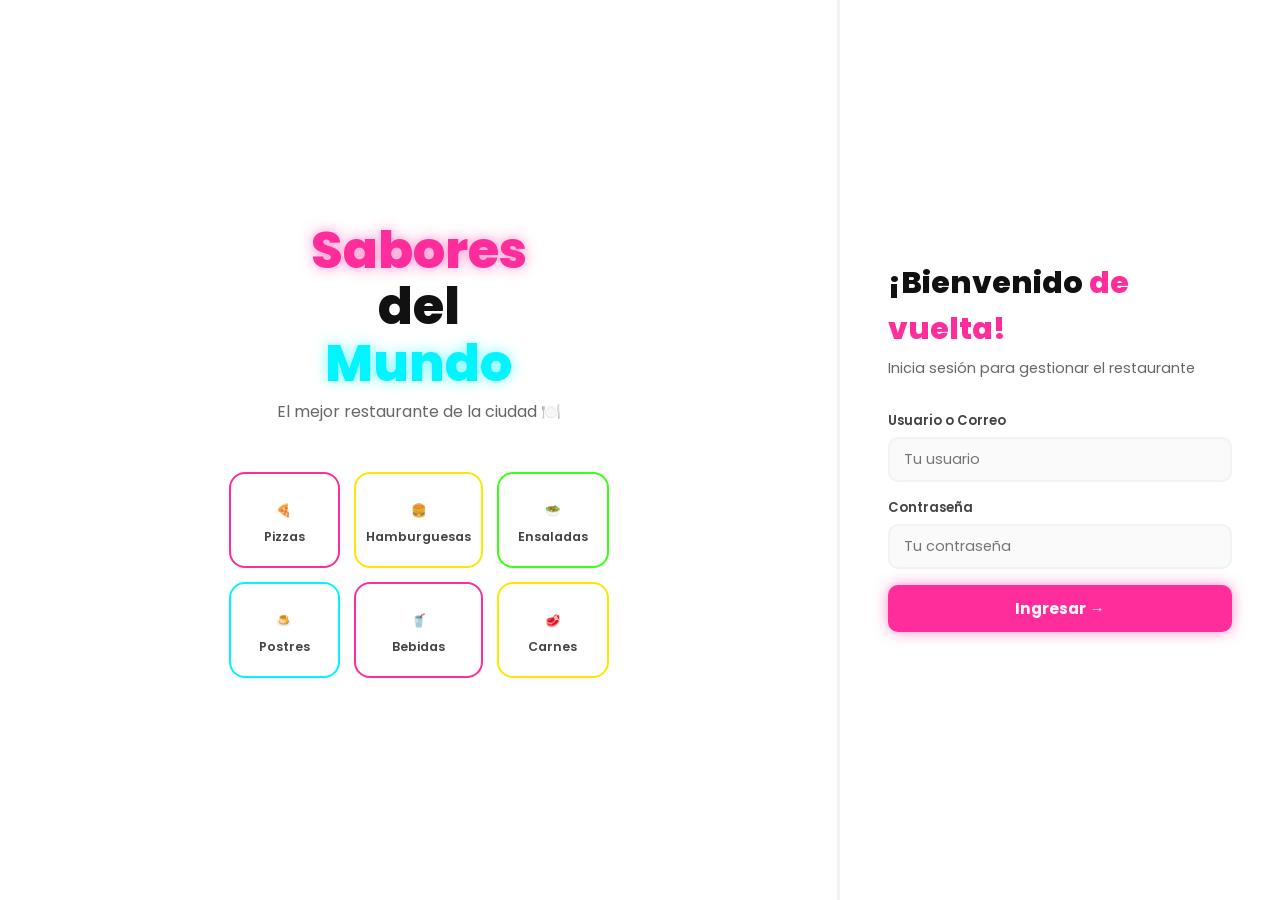
<file: index.html>
<!DOCTYPE html>
<html lang="es">
<head>
    <meta charset="UTF-8">
    <meta name="viewport" content="width=device-width, initial-scale=1.0">
    <title>Sabores del Mundo - Inicio de Sesión</title>
    <link rel="stylesheet" href="css/styles.css">
</head>
<body>

    <div class="login-wrap">

        <div class="login-izquierda">
            <div class="login-logo">
                <div class="neon-rosa">Sabores</div>
                <div>del</div>
                <div class="neon-azul">Mundo</div>
            </div>
            <p class="login-subtitulo">El mejor restaurante de la ciudad 🍽️</p>

            <div class="food-grid">
                <div class="food-item">
                    <p>🍕</p>
                    <p>Pizzas</p>
                </div>
                <div class="food-item">
                    <p>🍔</p>
                    <p>Hamburguesas</p>
                </div>
                <div class="food-item">
                    <p>🥗</p>
                    <p>Ensaladas</p>
                </div>
                <div class="food-item">
                    <p>🍮</p>
                    <p>Postres</p>
                </div>
                <div class="food-item">
                    <p>🥤</p>
                    <p>Bebidas</p>
                </div>
                <div class="food-item">
                    <p>🥩</p>
                    <p>Carnes</p>
                </div>
            </div>
        </div>

        <div class="login-derecha">
            <h2>¡Bienvenido <span>de vuelta!</span></h2>
            <p class="login-subtexto">Inicia sesión para gestionar el restaurante</p>

            <div id="mensaje"></div>

            <form id="formLogin">
                <div class="form-group">
                    <label for="usuario">Usuario o Correo</label>
                    <input type="text" id="usuario" name="usuario" placeholder="Tu usuario" required>
                </div>
                <div class="form-group">
                    <label for="contrasena">Contraseña</label>
                    <input type="password" id="contrasena" name="contrasena" placeholder="Tu contraseña" required>
                </div>
                <button type="submit" class="btn-primario">Ingresar →</button>
            </form>
        </div>

    </div>

    <script src="js/auth.js"></script>
</body>
</html>
</file>
<file: css/styles.css>
@import url('https://fonts.googleapis.com/css2?family=Poppins:wght@400;600;700;800&display=swap');

/* ===== VARIABLES ===== */
:root {
  --rosa:     #FF2D9B;
  --amarillo: #FFE600;
  --verde:    #39FF14;
  --azul:     #00F5FF;
  --blanco:   #FFFFFF;
  --gris-claro: #F2F2F2;
  --gris-texto: #666666;
  --texto:    #111111;
  --sombra-rosa:     0 0 14px #FF2D9B88;
  --sombra-amarillo: 0 0 14px #FFE60088;
  --sombra-verde:    0 0 14px #39FF1488;
  --sombra-azul:     0 0 14px #00F5FF88;
}

/* ===== RESET ===== */
*, *::before, *::after {
  margin: 0;
  padding: 0;
  box-sizing: border-box;
}

body {
  font-family: 'Poppins', sans-serif;
  background-color: var(--blanco);
  color: var(--texto);
  min-height: 100vh;
}

/* ===== NAVBAR ===== */
.navbar {
  display: flex;
  align-items: center;
  gap: 12px;
  padding: 0 32px;
  height: 64px;
  background-color: var(--blanco);
  border-bottom: 3px solid var(--rosa);
  box-shadow: 0 2px 16px #FF2D9B22;
  position: sticky;
  top: 0;
  z-index: 100;
}

.navbar-brand {
  font-size: 1.25rem;
  font-weight: 800;
  text-decoration: none;
  color: var(--texto);
  margin-right: auto;
}

.navbar-brand span {
  color: var(--rosa);
  text-shadow: var(--sombra-rosa);
}

.navbar-nav {
  list-style: none;
  display: flex;
  gap: 4px;
}

.navbar-nav a {
  text-decoration: none;
  color: var(--texto);
  font-weight: 600;
  font-size: 0.85rem;
  padding: 6px 14px;
  border-radius: 20px;
  transition: background-color 0.2s, color 0.2s, box-shadow 0.2s;
}

.navbar-nav a:hover,
.navbar-nav a.activo {
  background-color: var(--rosa);
  color: var(--blanco);
  box-shadow: var(--sombra-rosa);
}

.btn-logout {
  border: 2px solid var(--azul);
  background-color: transparent;
  color: var(--azul);
  font-family: 'Poppins', sans-serif;
  font-weight: 700;
  font-size: 0.82rem;
  padding: 6px 16px;
  border-radius: 20px;
  cursor: pointer;
  transition: background-color 0.2s, color 0.2s, box-shadow 0.2s;
}

.btn-logout:hover {
  background-color: var(--azul);
  color: var(--blanco);
  box-shadow: var(--sombra-azul);
}

/* ===== CONTENIDO PRINCIPAL ===== */
.main-content {
  max-width: 1200px;
  margin: 0 auto;
  padding: 36px 24px;
}

.page-header {
  margin-bottom: 32px;
}

.page-header h2 {
  font-size: 2rem;
  font-weight: 800;
}

.page-header p {
  font-size: 0.95rem;
  color: var(--gris-texto);
  margin-top: 4px;
}

/* ===== LAYOUT DOS COLUMNAS ===== */
.layout-2col {
  display: grid;
  grid-template-columns: 360px 1fr;
  gap: 28px;
  align-items: start;
}

/* ===== GRILLA DE TARJETAS ===== */
.cards-grid {
  display: grid;
  grid-template-columns: repeat(auto-fill, minmax(260px, 1fr));
  gap: 20px;
}

/* ===== TARJETA GENÉRICA ===== */
.card {
  background-color: var(--blanco);
  border: 2px solid var(--gris-claro);
  border-radius: 16px;
  padding: 22px 20px;
  transition: border-color 0.22s, box-shadow 0.22s, transform 0.22s;
}

.card:hover {
  border-color: var(--rosa);
  box-shadow: var(--sombra-rosa);
  transform: translateY(-2px);
}

.card h3 {
  font-size: 1rem;
  font-weight: 700;
  margin-bottom: 6px;
}

.card p {
  font-size: 0.85rem;
  color: #555;
  margin-bottom: 4px;
}

.card-actions {
  display: flex;
  gap: 8px;
  margin-top: 14px;
}

/* ===== ESTADÍSTICAS DASHBOARD ===== */
.dashboard-stats {
  display: grid;
  grid-template-columns: repeat(auto-fit, minmax(200px, 1fr));
  gap: 20px;
  margin-bottom: 36px;
}

.stat-card {
  background-color: var(--blanco);
  border: 2px solid var(--gris-claro);
  border-radius: 16px;
  padding: 28px 20px;
  text-align: center;
  transition: box-shadow 0.25s;
}

.stat-card:nth-child(1) { border-color: var(--rosa); }
.stat-card:nth-child(2) { border-color: var(--amarillo); }
.stat-card:nth-child(3) { border-color: var(--verde); }
.stat-card:nth-child(4) { border-color: var(--azul); }

.stat-card:nth-child(1):hover { box-shadow: var(--sombra-rosa); }
.stat-card:nth-child(2):hover { box-shadow: var(--sombra-amarillo); }
.stat-card:nth-child(3):hover { box-shadow: var(--sombra-verde); }
.stat-card:nth-child(4):hover { box-shadow: var(--sombra-azul); }

.stat-card .icono {
  font-size: 2.4rem;
  margin-bottom: 10px;
}

.stat-card .numero {
  font-size: 2.2rem;
  font-weight: 800;
}

.stat-card .etiqueta {
  font-size: 0.85rem;
  color: var(--gris-texto);
  margin-top: 4px;
}

/* ===== ACCESOS RÁPIDOS DASHBOARD ===== */
.quick-card {
  display: block;
  text-decoration: none;
  color: var(--texto);
  border: 2px solid var(--gris-claro);
  border-radius: 16px;
  padding: 24px 20px;
  transition: border-color 0.22s, box-shadow 0.22s, transform 0.22s;
}

.quick-card:hover {
  transform: translateY(-2px);
}

.quick-card:nth-child(1):hover { border-color: var(--rosa);     box-shadow: var(--sombra-rosa); }
.quick-card:nth-child(2):hover { border-color: var(--amarillo); box-shadow: var(--sombra-amarillo); }
.quick-card:nth-child(3):hover { border-color: var(--verde);    box-shadow: var(--sombra-verde); }
.quick-card:nth-child(4):hover { border-color: var(--azul);     box-shadow: var(--sombra-azul); }

.quick-card .qc-icono {
  font-size: 2rem;
  margin-bottom: 10px;
}

.quick-card h3 {
  font-size: 1rem;
  font-weight: 700;
  margin-bottom: 6px;
}

.quick-card p {
  font-size: 0.83rem;
  color: var(--gris-texto);
}

/* ===== PANEL / FORMULARIO ===== */
.panel {
  background-color: var(--blanco);
  border: 2px solid var(--gris-claro);
  border-radius: 16px;
  padding: 28px 24px;
}

.panel h3 {
  font-size: 1.1rem;
  font-weight: 700;
  margin-bottom: 20px;
  padding-bottom: 10px;
  border-bottom: 2px solid var(--gris-claro);
}

.form-group {
  margin-bottom: 16px;
}

.form-group label {
  display: block;
  font-size: 0.82rem;
  font-weight: 600;
  color: #444;
  margin-bottom: 6px;
}

.form-group input,
.form-group select,
.form-group textarea {
  width: 100%;
  padding: 10px 14px;
  border: 2px solid var(--gris-claro);
  border-radius: 10px;
  font-family: 'Poppins', sans-serif;
  font-size: 0.9rem;
  background-color: #FAFAFA;
  color: var(--texto);
  outline: none;
  transition: border-color 0.2s, box-shadow 0.2s;
}

.form-group input:focus,
.form-group select:focus,
.form-group textarea:focus {
  border-color: var(--rosa);
  background-color: var(--blanco);
  box-shadow: var(--sombra-rosa);
}

.form-group textarea {
  resize: vertical;
  min-height: 80px;
}

/* ===== BOTONES ===== */
.btn-primario {
  display: block;
  width: 100%;
  padding: 12px;
  background-color: var(--rosa);
  color: var(--blanco);
  border: none;
  border-radius: 10px;
  font-family: 'Poppins', sans-serif;
  font-weight: 700;
  font-size: 0.95rem;
  cursor: pointer;
  box-shadow: var(--sombra-rosa);
  transition: filter 0.2s, transform 0.2s;
  margin-bottom: 8px;
}

.btn-primario:hover {
  filter: brightness(1.1);
  transform: translateY(-1px);
}

.btn-secundario {
  display: block;
  width: 100%;
  padding: 10px;
  background-color: transparent;
  color: var(--texto);
  border: 2px solid var(--gris-claro);
  border-radius: 10px;
  font-family: 'Poppins', sans-serif;
  font-weight: 600;
  font-size: 0.88rem;
  cursor: pointer;
  transition: border-color 0.2s, color 0.2s;
}

.btn-secundario:hover {
  border-color: var(--azul);
  color: var(--azul);
}

.btn-editar {
  padding: 6px 14px;
  background-color: var(--amarillo);
  color: var(--texto);
  border: none;
  border-radius: 8px;
  font-family: 'Poppins', sans-serif;
  font-weight: 700;
  font-size: 0.8rem;
  cursor: pointer;
  box-shadow: var(--sombra-amarillo);
  transition: filter 0.2s;
}

.btn-editar:hover {
  filter: brightness(1.08);
}

.btn-eliminar {
  padding: 6px 14px;
  background-color: transparent;
  color: var(--rosa);
  border: 2px solid var(--rosa);
  border-radius: 8px;
  font-family: 'Poppins', sans-serif;
  font-weight: 700;
  font-size: 0.8rem;
  cursor: pointer;
  transition: background-color 0.2s, color 0.2s, box-shadow 0.2s;
}

.btn-eliminar:hover {
  background-color: var(--rosa);
  color: var(--blanco);
  box-shadow: var(--sombra-rosa);
}

/* ===== BADGES ===== */
.badge {
  display: inline-block;
  padding: 3px 12px;
  border-radius: 20px;
  font-size: 0.76rem;
  font-weight: 700;
  margin-top: 8px;
}

.badge-disponible  { background-color: var(--verde);    color: #111; box-shadow: var(--sombra-verde); }
.badge-confirmada  { background-color: var(--verde);    color: #111; box-shadow: var(--sombra-verde); }
.badge-ocupada     { background-color: var(--rosa);     color: #fff; box-shadow: var(--sombra-rosa); }
.badge-cancelada   { background-color: var(--rosa);     color: #fff; box-shadow: var(--sombra-rosa); }
.badge-pendiente   { background-color: var(--amarillo); color: #111; box-shadow: var(--sombra-amarillo); }
.badge-reservada   { background-color: var(--amarillo); color: #111; box-shadow: var(--sombra-amarillo); }
.badge-mantenimiento { background-color: var(--azul);  color: #111; box-shadow: var(--sombra-azul); }
.badge-preparacion { background-color: var(--azul);    color: #111; box-shadow: var(--sombra-azul); }
.badge-entregado   { background-color: var(--verde);   color: #111; box-shadow: var(--sombra-verde); }

/* ===== MENSAJES ===== */
.mensaje-exito {
  padding: 12px 16px;
  background-color: #EFFFED;
  border: 2px solid var(--verde);
  border-radius: 10px;
  color: #1a7a00;
  font-size: 0.88rem;
  font-weight: 600;
  margin-bottom: 16px;
}

.mensaje-error {
  padding: 12px 16px;
  background-color: #FFF0F5;
  border: 2px solid var(--rosa);
  border-radius: 10px;
  color: var(--rosa);
  font-size: 0.88rem;
  font-weight: 600;
  margin-bottom: 16px;
}

/* ===== ZONA FILTROS ===== */
.filtros {
  display: flex;
  gap: 10px;
  margin-bottom: 20px;
  flex-wrap: wrap;
}

.filtros select,
.filtros input {
  padding: 8px 14px;
  border: 2px solid var(--gris-claro);
  border-radius: 10px;
  font-family: 'Poppins', sans-serif;
  font-size: 0.85rem;
  background-color: #FAFAFA;
  outline: none;
  transition: border-color 0.2s, box-shadow 0.2s;
}

.filtros select:focus,
.filtros input:focus {
  border-color: var(--azul);
  box-shadow: var(--sombra-azul);
}

/* ===== LOGIN ===== */
.login-wrap {
  display: flex;
  min-height: 100vh;
}

.login-izquierda {
  flex: 1;
  display: flex;
  flex-direction: column;
  justify-content: center;
  align-items: center;
  padding: 60px 40px;
  border-right: 3px solid var(--gris-claro);
}

.login-logo {
  font-size: 3.2rem;
  font-weight: 800;
  text-align: center;
  line-height: 1.1;
  margin-bottom: 8px;
}

.login-logo .neon-rosa { color: var(--rosa);    text-shadow: var(--sombra-rosa); }
.login-logo .neon-azul { color: var(--azul);    text-shadow: var(--sombra-azul); }

.login-subtitulo {
  color: var(--gris-texto);
  font-size: 1rem;
  text-align: center;
  margin-bottom: 48px;
}

.food-grid {
  display: grid;
  grid-template-columns: repeat(3, 1fr);
  gap: 14px;
  width: 100%;
  max-width: 380px;
}

.food-item {
  border-radius: 16px;
  padding: 20px 10px;
  text-align: center;
  font-size: 2.2rem;
  border: 2px solid var(--gris-claro);
  transition: transform 0.25s;
}

.food-item:nth-child(1) { border-color: var(--rosa); }
.food-item:nth-child(2) { border-color: var(--amarillo); }
.food-item:nth-child(3) { border-color: var(--verde); }
.food-item:nth-child(4) { border-color: var(--azul); }
.food-item:nth-child(5) { border-color: var(--rosa); }
.food-item:nth-child(6) { border-color: var(--amarillo); }

.food-item:hover {
  transform: scale(1.06);
}

.food-item p {
  font-size: 0.78rem;
  font-weight: 600;
  margin-top: 8px;
  color: #444;
}

.login-derecha {
  width: 440px;
  display: flex;
  flex-direction: column;
  justify-content: center;
  padding: 60px 48px;
}

.login-derecha h2 {
  font-size: 1.9rem;
  font-weight: 800;
  margin-bottom: 6px;
}

.login-derecha h2 span {
  color: var(--rosa);
}

.login-subtexto {
  font-size: 0.9rem;
  color: var(--gris-texto);
  margin-bottom: 32px;
}

/* ===== RESPONSIVE ===== */
@media (max-width: 860px) {
  .layout-2col {
    grid-template-columns: 1fr;
  }
}

@media (max-width: 700px) {
  .login-izquierda { display: none; }
  .login-derecha { width: 100%; padding: 40px 24px; }
}
</file>
